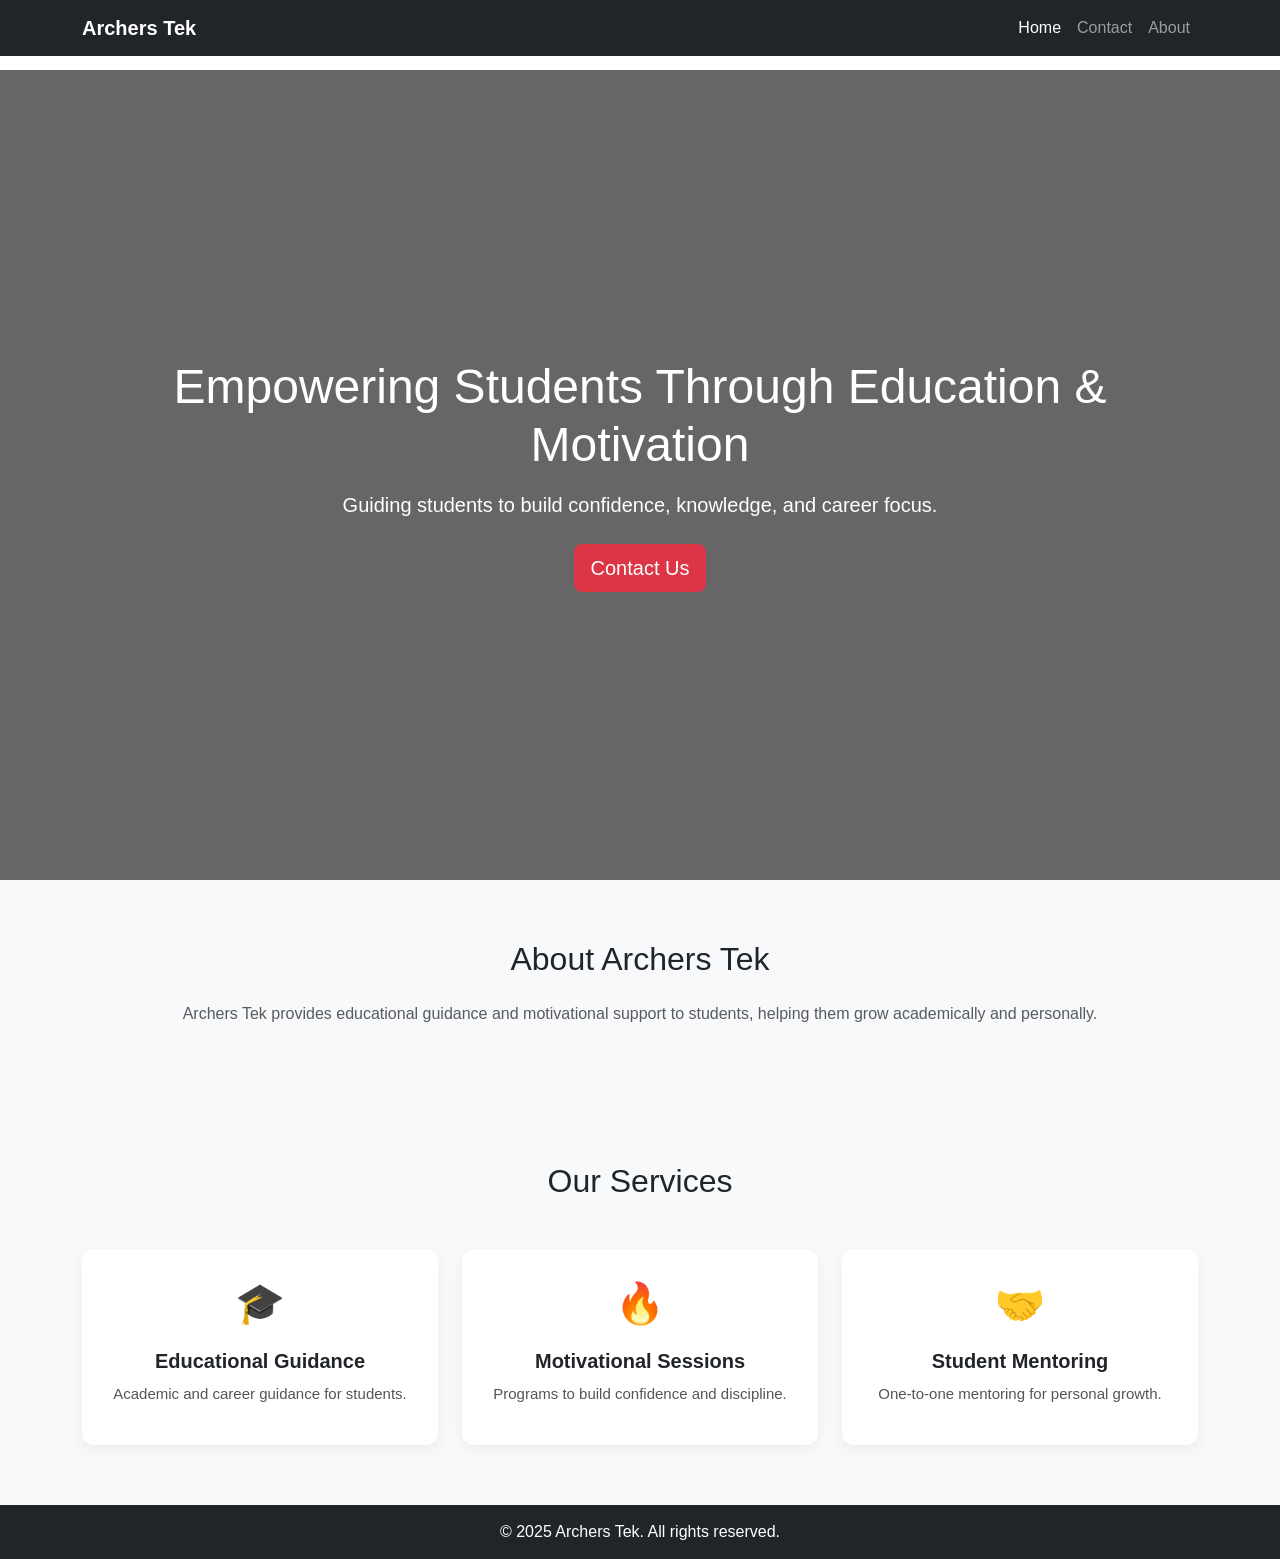
<file: index.html>
<!DOCTYPE html>
<html lang="en">
<head>
  <meta charset="UTF-8" />
  <meta name="viewport" content="width=device-width, initial-scale=1.0" />
  <title>Archers Tek | Education & Motivation</title>

  <link
    href="https://cdn.jsdelivr.net/npm/bootstrap@5.3.0/dist/css/bootstrap.min.css"
    rel="stylesheet"
  />

  <link rel="stylesheet" href="css/style.css" />
</head>
<body>

<nav class="navbar navbar-expand-lg navbar-dark bg-dark fixed-top">
  <div class="container">
    <a class="navbar-brand fw-bold" href="index.html">Archers Tek</a>

    <button
      class="navbar-toggler"
      type="button"
      data-bs-toggle="collapse"
      data-bs-target="#navMenu"
    >
      <span class="navbar-toggler-icon"></span>
    </button>

    <div class="collapse navbar-collapse" id="navMenu">
      <ul class="navbar-nav ms-auto">
        <li class="nav-item">
          <a class="nav-link active" href="index.html">Home</a>
        </li>
        <li class="nav-item">
          <a class="nav-link" href="contact.html">Contact</a>
        </li>
        <li class="nav-item">
          <a class="nav-link" href="about.html">About</a>
        </li>
      </ul>
    </div>
  </div>
</nav>

<!-- Hero Section -->
<section class="hero-section text-center">
  <div class="container">
    <h1 class="display-5 mb-3">
      Empowering Students Through Education & Motivation
    </h1>
    <p class="lead mb-4">
      Guiding students to build confidence, knowledge, and career focus.
    </p>
    <a href="contact.html" class="btn btn-danger btn-lg">
      Contact Us
    </a>
  </div>
</section>

<!-- About -->
<section class="section bg-light">
  <div class="container text-center">
    <h2 class="mb-4">About Archers Tek</h2>
    <p class="text-muted">
      Archers Tek provides educational guidance and motivational support to
      students, helping them grow academically and personally.
    </p>
  </div>
</section>

<!-- Services -->
<section class="section bg-light">
  <div class="container text-center">
    <h2 class="mb-5">Our Services</h2>

    <div class="row g-4">

      <div class="col-md-4">
        <div class="service-card p-4 h-100">
          <div class="icon mb-3">🎓</div>
          <h5>Educational Guidance</h5>
          <p>Academic and career guidance for students.</p>
        </div>
      </div>

      <div class="col-md-4">
        <div class="service-card p-4 h-100">
          <div class="icon mb-3">🔥</div>
          <h5>Motivational Sessions</h5>
          <p>Programs to build confidence and discipline.</p>
        </div>
      </div>

      <div class="col-md-4">
        <div class="service-card p-4 h-100">
          <div class="icon mb-3">🤝</div>
          <h5>Student Mentoring</h5>
          <p>One-to-one mentoring for personal growth.</p>
        </div>
      </div>

    </div>
  </div>
</section>

<!-- Footer -->
<footer class="footer bg-dark text-white text-center">
  <p class="mb-0">&copy; 2025 Archers Tek. All rights reserved.</p>
</footer>

<!-- Bootstrap JS -->
<script src="https://cdn.jsdelivr.net/npm/bootstrap@5.3.0/dist/js/bootstrap.bundle.min.js"></script>
</body>
</html>
</file>
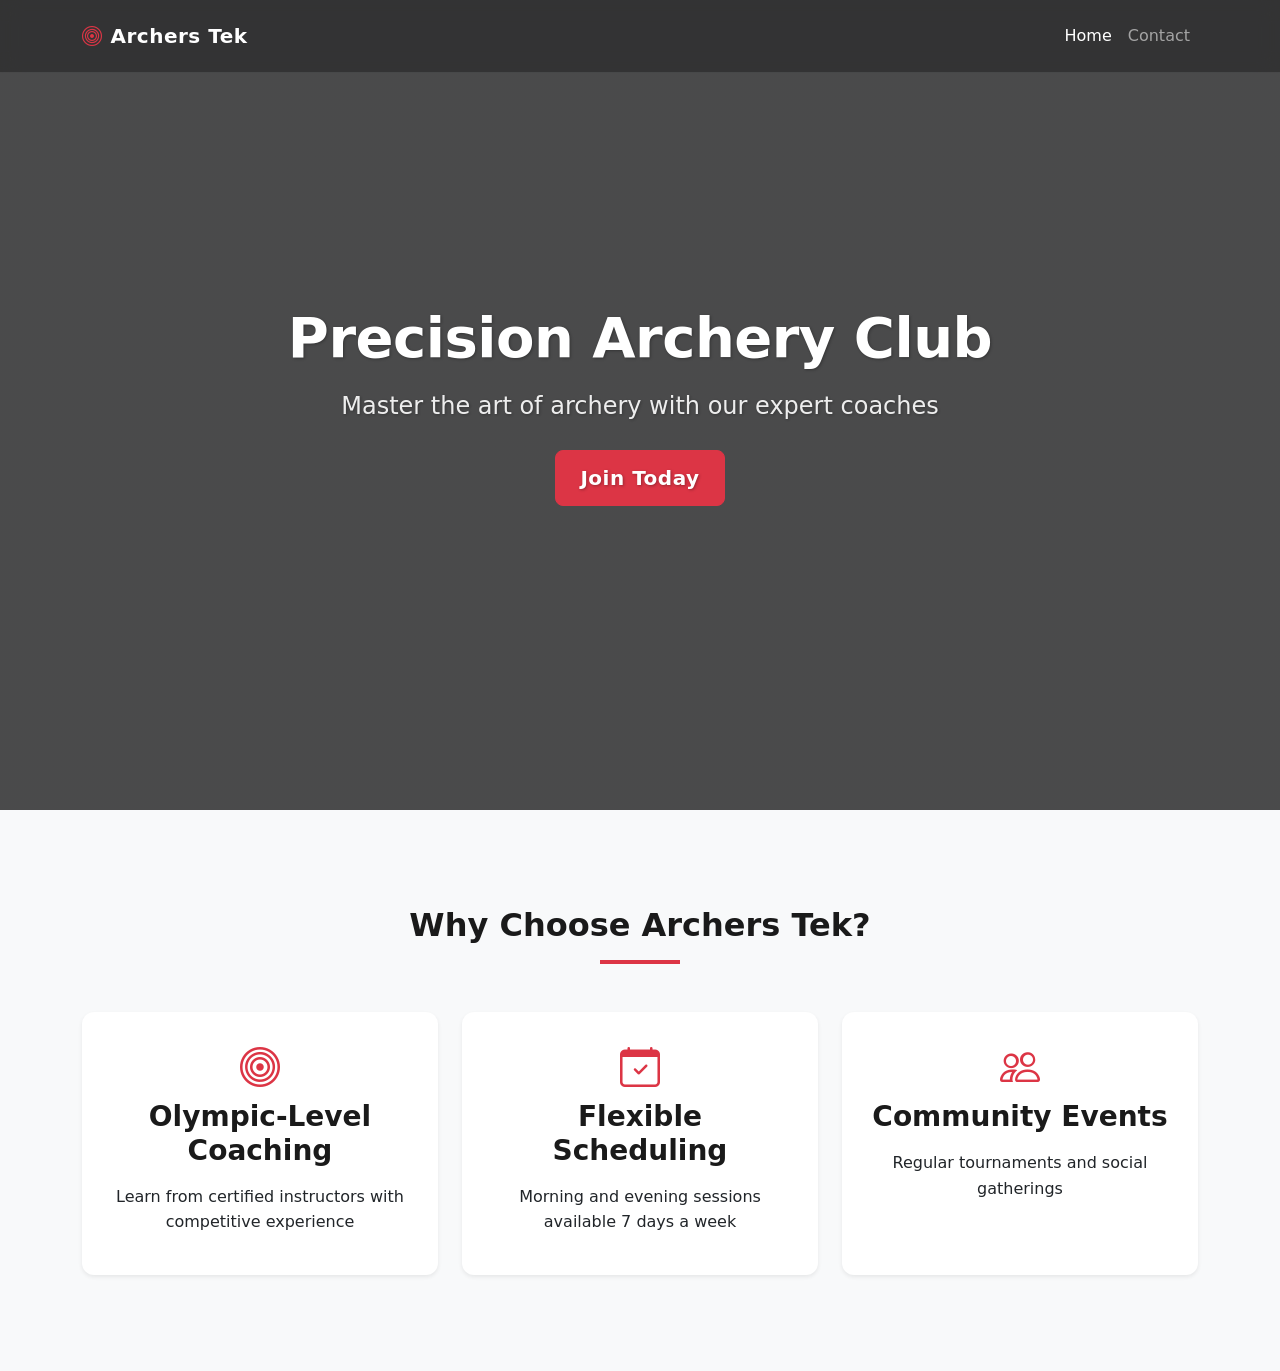
<file: internship-warmup-web/index.html>
<!DOCTYPE html>
<html lang="en">
<head>
    <meta charset="UTF-8">
    <meta name="viewport" content="width=device-width, initial-scale=1.0">
    <title>Archers Tek - Premier Archery Club</title>
    <!-- Bootstrap 5 CSS -->
    <link href="https://cdn.jsdelivr.net/npm/bootstrap@5.3.0/dist/css/bootstrap.min.css" rel="stylesheet">
    <!-- Bootstrap Icons -->
    <link rel="stylesheet" href="https://cdn.jsdelivr.net/npm/bootstrap-icons@1.10.0/font/bootstrap-icons.css">
<style>
    /* Base Styles */
    :root {
        --archery-red: #dc3545;
        --archery-dark: #1a1a1a;
        --archery-light: #f8f9fa;
    }
    
    body {
        font-family: 'Segoe UI', system-ui, sans-serif;
        padding-top: 70px;
        background-color: var(--archery-light);
        color: #333;
        line-height: 1.6;
    }
    
    /* Fixed Transparent Header */
    .navbar {
        position: fixed;
        top: 0;
        width: 100%;
        background-color: rgba(0, 0, 0, 0.3);
        backdrop-filter: blur(10px);
        -webkit-backdrop-filter: blur(10px);
        padding: 15px 0;
        z-index: 1000;
        transition: all 0.3s ease;
        border-bottom: 1px solid rgba(255, 255, 255, 0.1);
    }
    
    .navbar.scrolled {
        background-color: rgba(0, 0, 0, 0.9);
        padding: 10px 0;
        box-shadow: 0 4px 12px rgba(0, 0, 0, 0.1);
    }
    
    .navbar-brand {
        font-weight: 700;
        letter-spacing: 0.5px;
    }
    
    .navbar-brand i {
        color: var(--archery-red);
    }
    
    /* Hero Section */
    .hero-section {
        background: linear-gradient(rgba(0, 0, 0, 0.7), rgba(0, 0, 0, 0.7)), 
                    url('https://images.unsplash.com/photo-1604076913837-52ab5629fba9?ixlib=rb-4.0.3&auto=format&fit=crop&w=2000&q=80');
        background-size: cover;
        background-position: center;
        height: 90vh;
        margin-top: -70px;
        display: flex;
        align-items: center;
        color: white;
        text-shadow: 1px 1px 3px rgba(0, 0, 0, 0.3);
    }
    
    .hero-section h1 {
        font-weight: 800;
        letter-spacing: -0.5px;
        margin-bottom: 1.5rem;
    }
    
    .hero-section .lead {
        font-size: 1.5rem;
        opacity: 0.9;
    }
    
    /* Feature Cards */
    .feature-icon {
        font-size: 2.5rem;
        color: var(--archery-red);
        margin-bottom: 1.5rem;
        transition: transform 0.3s ease;
    }
    
    .card {
        border: none;
        border-radius: 12px;
        overflow: hidden;
        transition: all 0.3s ease;
        height: 100%;
    }
    
    .card:hover {
        transform: translateY(-10px);
        box-shadow: 0 10px 25px rgba(230, 223, 223, 0.1);
    }
    
    .card:hover .feature-icon {
        transform: scale(1.1);
    }
    
    .card-body {
        padding: 2.5rem;
    }
    
    .card h3 {
        color: var(--archery-dark);
        margin-bottom: 1rem;
        font-weight: 700;
    }
    
    /* Buttons */
    .btn-danger {
        background-color: var(--archery-red);
        border-color: var(--archery-red);
        padding: 0.75rem 2rem;
        font-weight: 600;
        letter-spacing: 0.5px;
        transition: all 0.3s ease;
    }
    
    .btn-danger:hover {
        background-color: #c82333;
        border-color: #bd2130;
        transform: translateY(-2px);
    }
    
    /* Section Styling */
    section {
        padding: 5rem 0;
    }
    
    h2 {
        font-weight: 800;
        color: var(--archery-dark);
        margin-bottom: 3rem;
        position: relative;
    }
    
    h2:after {
        content: '';
        display: block;
        width: 80px;
        height: 4px;
        background: var(--archery-red);
        margin: 1rem auto 0;
    }
    
    /* Responsive Adjustments */
    @media (max-width: 768px) {
        .hero-section {
            height: 70vh;
            text-align: center;
        }
        
        .hero-section h1 {
            font-size: 2.5rem;
        }
        
        .hero-section .lead {
            font-size: 1.25rem;
        }
        
        section {
            padding: 3rem 0;
        }
    }
</style>
</head>
<body>
    <!-- Fixed Header -->
    <nav class="navbar navbar-expand-lg navbar-dark">
        <div class="container">
            <a class="navbar-brand fw-bold" href="#">
                <i class="bi bi-bullseye me-2"></i>Archers Tek
            </a>
            <button class="navbar-toggler" type="button" data-bs-toggle="collapse" data-bs-target="#navbarNav">
                <span class="navbar-toggler-icon"></span>
            </button>
            <div class="collapse navbar-collapse" id="navbarNav">
                <ul class="navbar-nav ms-auto">
                    <li class="nav-item">
                        <a class="nav-link active" href="index.html">Home</a>
                    </li>
                    <li class="nav-item">
                        <a class="nav-link" href="contact.html">Contact</a>
                    </li>
                </ul>
            </div>
        </div>
    </nav>

    <!-- Hero Section -->
    <section class="hero-section">
        <div class="container text-center">
            <h1 class="display-4 fw-bold mb-3">Precision Archery Club</h1>
            <p class="lead mb-4">Master the art of archery with our expert coaches</p>
            <a href="contact.html" class="btn btn-danger btn-lg px-4">Join Today</a>
        </div>
    </section>

    <!-- Features Section -->
    <section class="py-5 bg-light">
        <div class="container py-5">
            <h2 class="text-center mb-5">Why Choose Archers Tek?</h2>
            <div class="row g-4">
                <div class="col-md-4">
                    <div class="card h-100 border-0 shadow-sm">
                        <div class="card-body text-center p-4">
                            <i class="bi bi-bullseye feature-icon"></i>
                            <h3>Olympic-Level Coaching</h3>
                            <p>Learn from certified instructors with competitive experience</p>
                        </div>
                    </div>
                </div>
                <div class="col-md-4">
                    <div class="card h-100 border-0 shadow-sm">
                        <div class="card-body text-center p-4">
                            <i class="bi bi-calendar-check feature-icon"></i>
                            <h3>Flexible Scheduling</h3>
                            <p>Morning and evening sessions available 7 days a week</p>
                        </div>
                    </div>
                </div>
                <div class="col-md-4">
                    <div class="card h-100 border-0 shadow-sm">
                        <div class="card-body text-center p-4">
                            <i class="bi bi-people feature-icon"></i>
                            <h3>Community Events</h3>
                            <p>Regular tournaments and social gatherings</p>
                        </div>
                    </div>
                </div>
            </div>
        </div>
    </section>

    <!-- Bootstrap JS -->
    <script src="https://cdn.jsdelivr.net/npm/bootstrap@5.3.0/dist/js/bootstrap.bundle.min.js"></script>
</body>
</html>
</file>
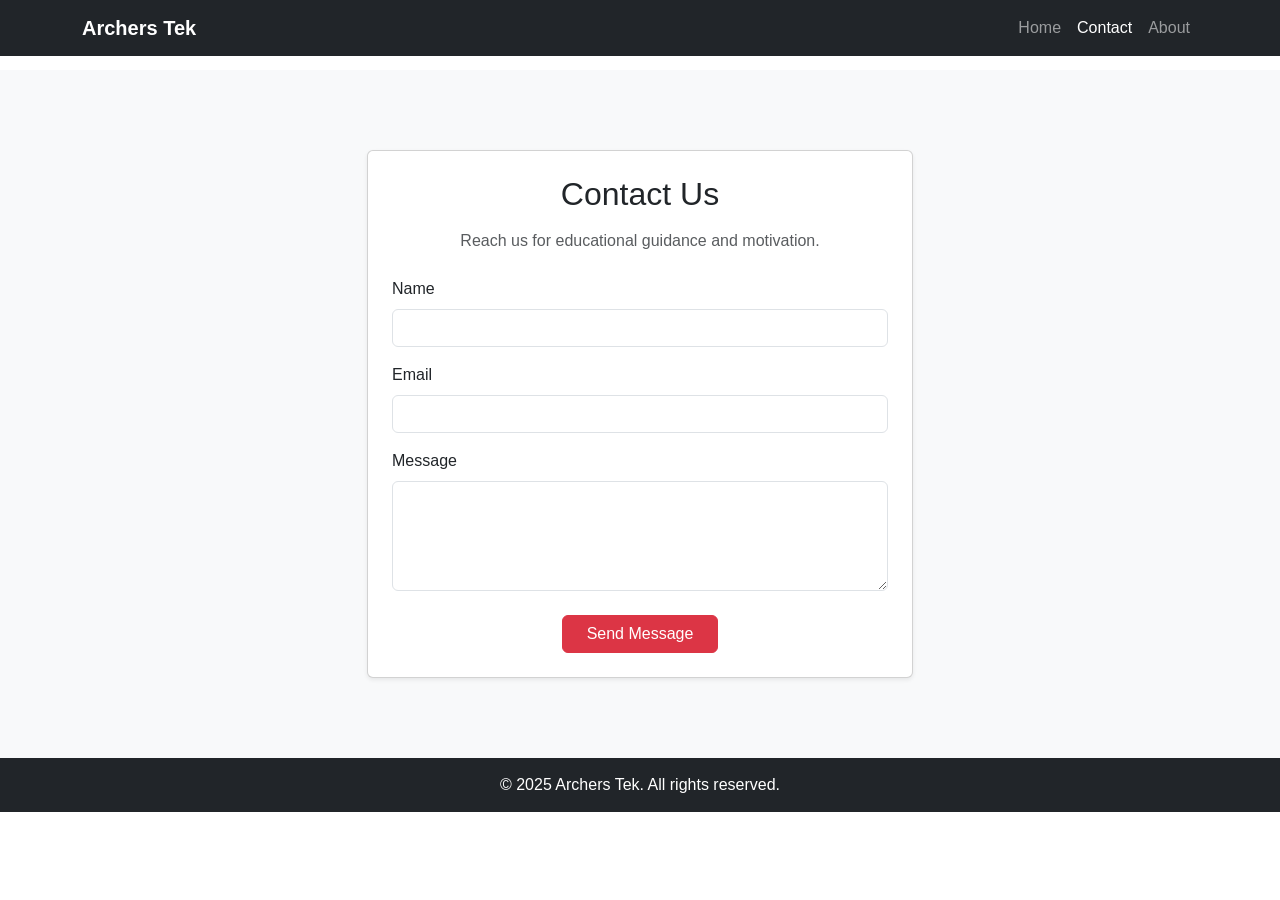
<file: contact.html>
<!DOCTYPE html>
<html lang="en">
<head>
  <meta charset="UTF-8" />
  <meta name="viewport" content="width=device-width, initial-scale=1.0" />
  <title>Contact | Archers Tek</title>

  <!-- Bootstrap CSS -->
  <link
    href="https://cdn.jsdelivr.net/npm/bootstrap@5.3.0/dist/css/bootstrap.min.css"
    rel="stylesheet"
  />

  <!-- Custom CSS -->
  <link rel="stylesheet" href="css/style.css" />
</head>
<body>

<!-- Navbar -->
<nav class="navbar navbar-expand-lg navbar-dark bg-dark fixed-top">
  <div class="container">
    <a class="navbar-brand fw-bold" href="index.html">Archers Tek</a>

    <button
      class="navbar-toggler"
      type="button"
      data-bs-toggle="collapse"
      data-bs-target="#navMenu"
    >
      <span class="navbar-toggler-icon"></span>
    </button>

    <div class="collapse navbar-collapse" id="navMenu">
      <ul class="navbar-nav ms-auto">
        <li class="nav-item">
          <a class="nav-link" href="index.html">Home</a>
        </li>
        <li class="nav-item">
          <a class="nav-link active" href="contact.html">Contact</a>
        </li>
        <li class="nav-item">
          <a class="nav-link" href="about.html">About</a>
        </li>
      </ul>
    </div>
  </div>
</nav>

<!-- Contact Section -->
<section class="contact-section">
  <div class="container">
    <div class="row justify-content-center">
      <div class="col-lg-6">
        <div class="card shadow-sm p-4">
          <h2 class="text-center mb-3">Contact Us</h2>
          <p class="text-center text-muted mb-4">
            Reach us for educational guidance and motivation.
          </p>

          <form>
            <div class="mb-3">
              <label class="form-label">Name</label>
              <input type="text" class="form-control" required />
            </div>

            <div class="mb-3">
              <label class="form-label">Email</label>
              <input type="email" class="form-control" required />
            </div>

            <div class="mb-4">
              <label class="form-label">Message</label>
              <textarea class="form-control" rows="4" required></textarea>
            </div>

            <div class="text-center">
              <button class="btn btn-danger px-4" type="submit">
                Send Message
              </button>
            </div>
          </form>

        </div>
      </div>
    </div>
  </div>
</section>

<!-- Footer -->
<footer class="footer bg-dark text-white text-center">
  <p class="mb-0">&copy; 2025 Archers Tek. All rights reserved.</p>
</footer>

<!-- Bootstrap JS -->
<script src="https://cdn.jsdelivr.net/npm/bootstrap@5.3.0/dist/js/bootstrap.bundle.min.js"></script>
</body>
</html>
</file>
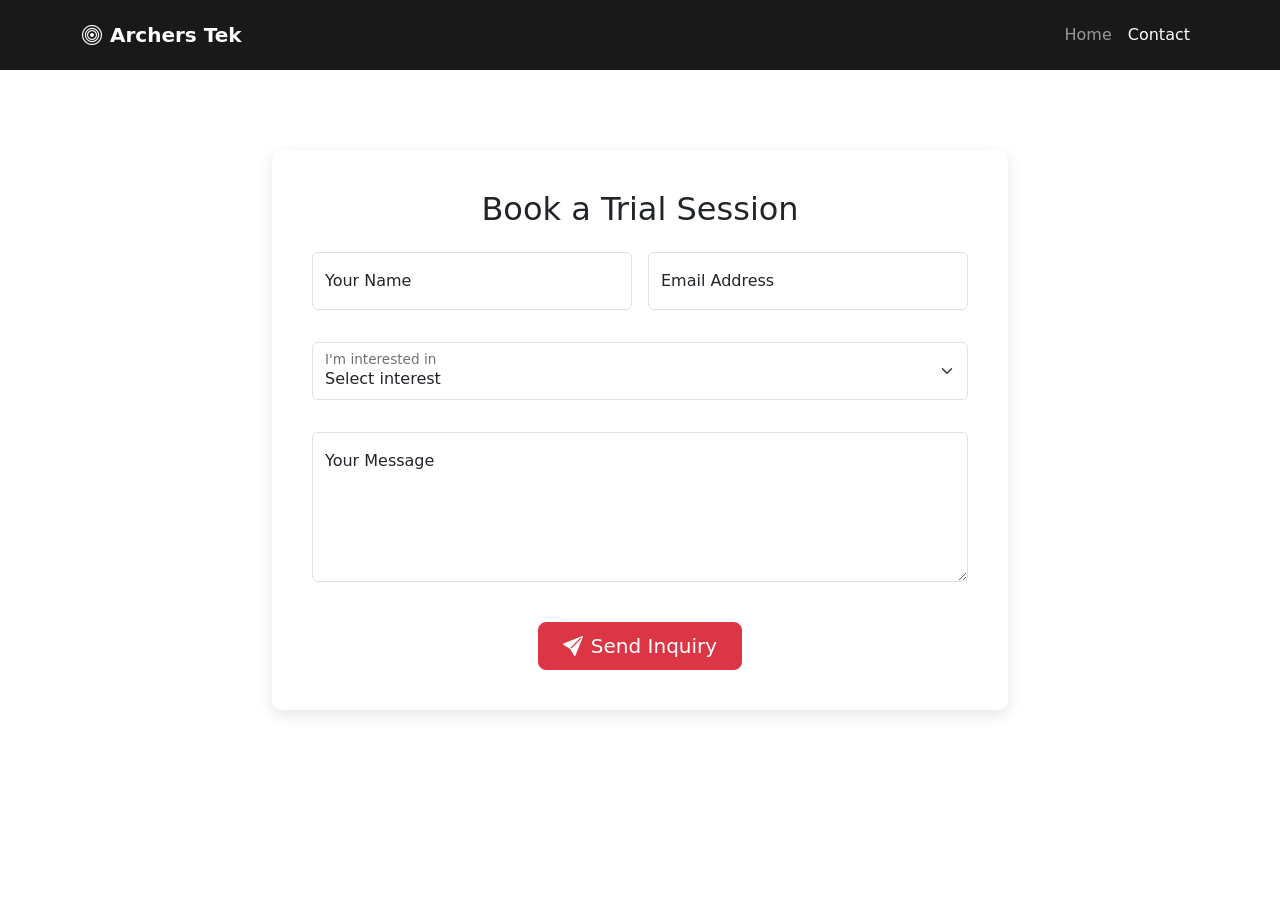
<file: internship-warmup-web/contact.html>
<!DOCTYPE html>
<html lang="en">
<head>
    <meta charset="UTF-8">
    <meta name="viewport" content="width=device-width, initial-scale=1.0">
    <title>Contact Us - Archers Tek</title>
    <!-- Bootstrap 5 CSS -->
    <link href="https://cdn.jsdelivr.net/npm/bootstrap@5.3.0/dist/css/bootstrap.min.css" rel="stylesheet">
    <!-- Bootstrap Icons -->
    <link rel="stylesheet" href="https://cdn.jsdelivr.net/npm/bootstrap-icons@1.10.0/font/bootstrap-icons.css">
    <style>
        /* Header */
        .navbar {
            position: fixed;
            top: 0;
            width: 100%;
            background-color: rgba(0, 0, 0, 0.9);
            padding: 15px 0;
            z-index: 1000;
        }
        
        body {
            padding-top: 70px;
        }
        
        /* Form */
        .contact-form {
            background: linear-gradient(rgba(255, 255, 255, 0.9), rgba(255, 255, 255, 0.9)), 
                        url('https://images.unsplash.com/photo-1513151233558-d860c5398176?ixlib=rb-4.0.3&auto=format&fit=crop&w=2000&q=80');
            background-size: cover;
            padding: 80px 0;
        }
        .form-container {
            background: white;
            border-radius: 10px;
            box-shadow: 0 5px 15px rgba(0, 0, 0, 0.1);
            padding: 40px;
        }
    </style>
</head>
<body>
    <!-- Header -->
    <nav class="navbar navbar-expand-lg navbar-dark">
        <div class="container">
            <a class="navbar-brand fw-bold" href="index.html">
                <i class="bi bi-bullseye me-2"></i>Archers Tek
            </a>
            <button class="navbar-toggler" type="button" data-bs-toggle="collapse" data-bs-target="#navbarNav">
                <span class="navbar-toggler-icon"></span>
            </button>
            <div class="collapse navbar-collapse" id="navbarNav">
                <ul class="navbar-nav ms-auto">
                    <li class="nav-item">
                        <a class="nav-link" href="index.html">Home</a>
                    </li>
                    <li class="nav-item">
                        <a class="nav-link active" href="contact.html">Contact</a>
                    </li>
                </ul>
            </div>
        </div>
    </nav>

    <!-- Form Section -->
    <section class="contact-form">
        <div class="container">
            <div class="row justify-content-center">
                <div class="col-lg-8">
                    <div class="form-container">
                        <h2 class="text-center mb-4">Book a Trial Session</h2>
                        <form>
                            <div class="row g-3">
                                <div class="col-md-6">
                                    <div class="form-floating mb-3">
                                        <input type="text" class="form-control" id="name" placeholder="Name">
                                        <label for="name">Your Name</label>
                                    </div>
                                </div>
                                <div class="col-md-6">
                                    <div class="form-floating mb-3">
                                        <input type="email" class="form-control" id="email" placeholder="Email">
                                        <label for="email">Email Address</label>
                                    </div>
                                </div>
                                <div class="col-12">
                                    <div class="form-floating mb-3">
                                        <select class="form-select" id="interest">
                                            <option selected>Select interest</option>
                                            <option value="beginner">Beginner Lessons</option>
                                            <option value="intermediate">Intermediate Coaching</option>
                                            <option value="competitive">Competitive Training</option>
                                        </select>
                                        <label for="interest">I'm interested in</label>
                                    </div>
                                </div>
                                <div class="col-12">
                                    <div class="form-floating mb-4">
                                        <textarea class="form-control" placeholder="Message" id="message" style="height: 150px"></textarea>
                                        <label for="message">Your Message</label>
                                    </div>
                                </div>
                                <div class="col-12 text-center">
                                    <button type="submit" class="btn btn-danger btn-lg px-4">
                                        <i class="bi bi-send-fill me-2"></i>Send Inquiry
                                    </button>
                                </div>
                            </div>
                        </form>
                    </div>
                </div>
            </div>
        </div>
    </section>

    <!-- Bootstrap JS -->
    <script src="https://cdn.jsdelivr.net/npm/bootstrap@5.3.0/dist/js/bootstrap.bundle.min.js"></script>
</body>
</html>
</file>
<file: css/style.css>
body {
  padding-top: 70px;
  font-family: "Segoe UI", sans-serif;
}

/* Hero Section */
.hero-section {
  height: 90vh;
  background: linear-gradient(rgba(0,0,0,0.6), rgba(0,0,0,0.6)),
    url("https://images.unsplash.com/photo-1523240795612-9a054b0db644");
  background-size: cover;
  background-position: center;
  color: white;
  display: flex;
  align-items: center;
}
/*  Services Section */
.service-card {
  background: white;
  border-radius: 12px;
  box-shadow: 0 5px 15px rgba(0,0,0,0.05);
  transition: 0.3s ease;
}

.service-card:hover {
  transform: translateY(-8px);
  box-shadow: 0 15px 30px rgba(0,0,0,0.1);
}

.service-card h5 {
  font-weight: 600;
  margin-bottom: 10px;
}

.service-card p {
  color: #555;
  font-size: 15px;
}

.icon {
  font-size: 40px;
}

/* Common Section */
.section {
  padding: 60px 0;
}

/* Contact */
.contact-section {
  padding: 80px 0;
  background-color: #f8f9fa;
}
/* About */
.about-section {
  padding: 80px 0;
  background-color: #f8f9fa;
}

/* Footer */
.footer {
  background-color: #212529;
  padding: 15px 0;
  margin-top: auto;
}
</file>
